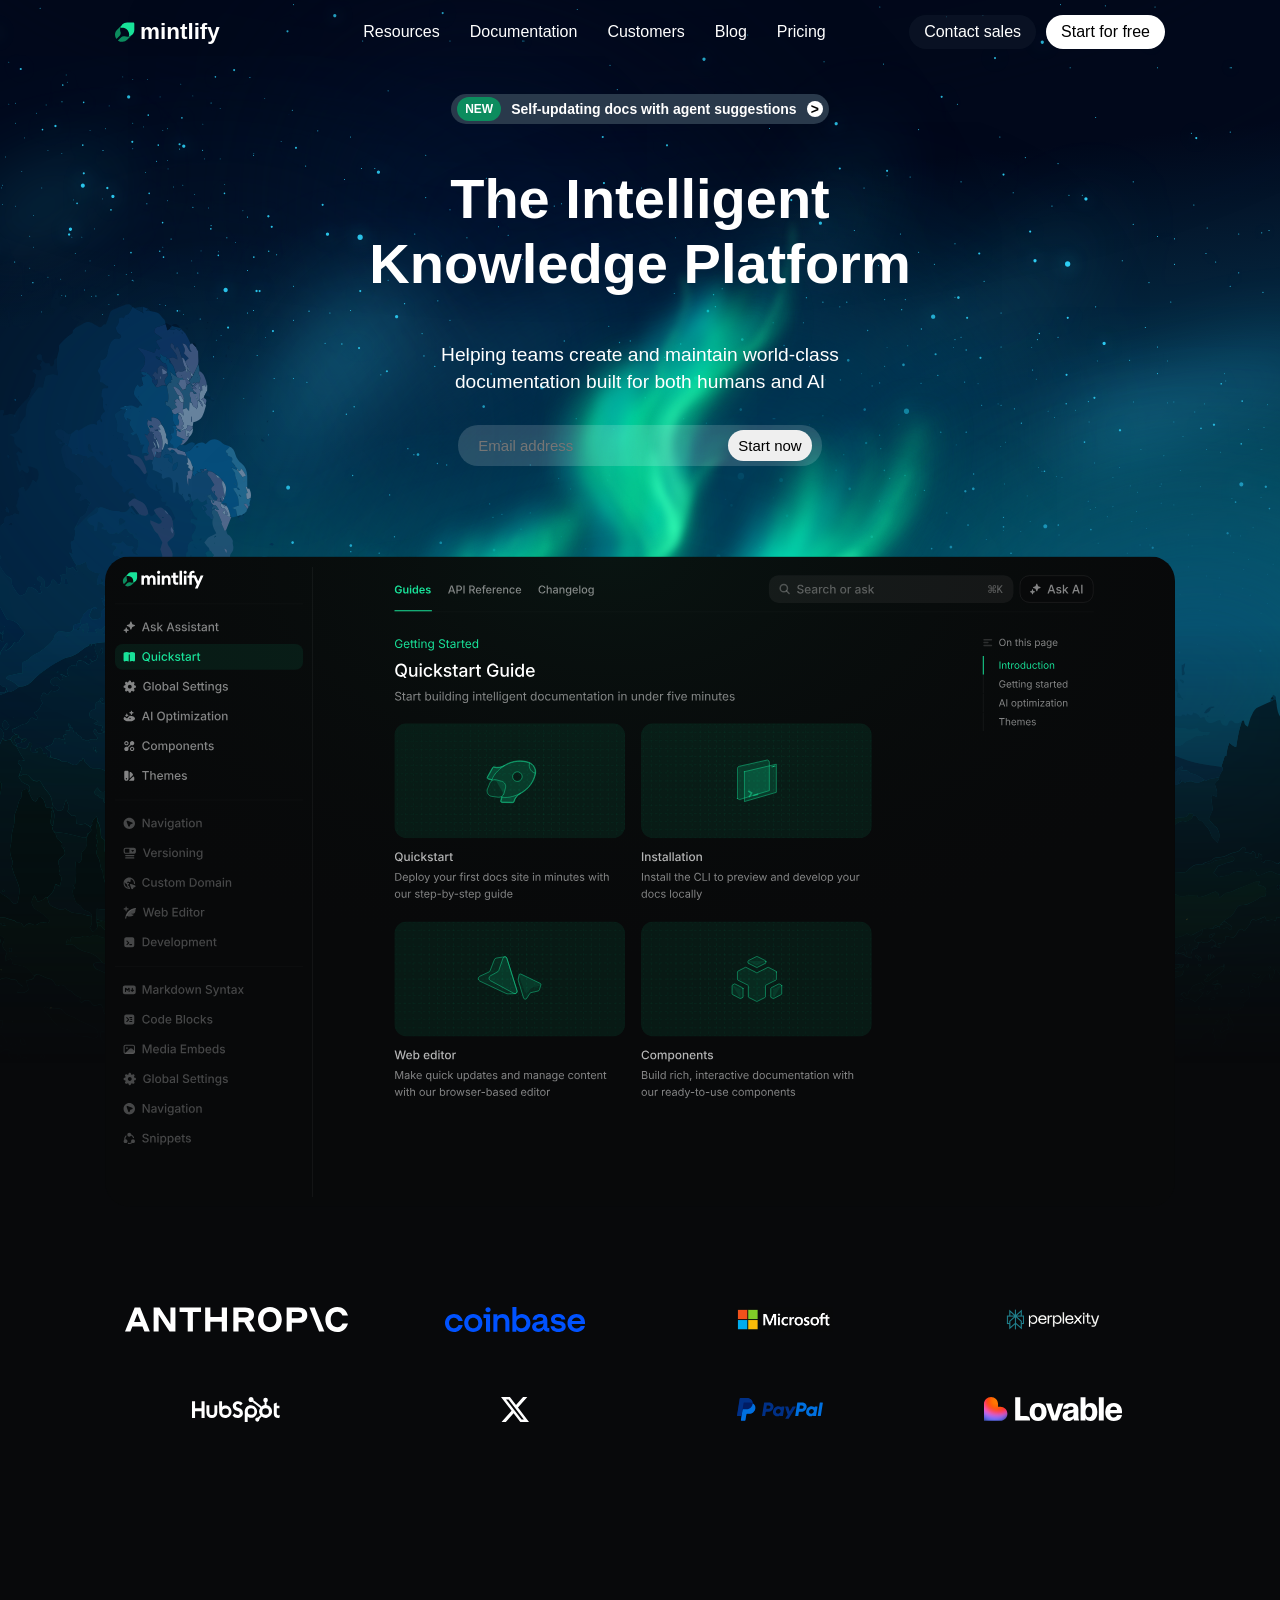
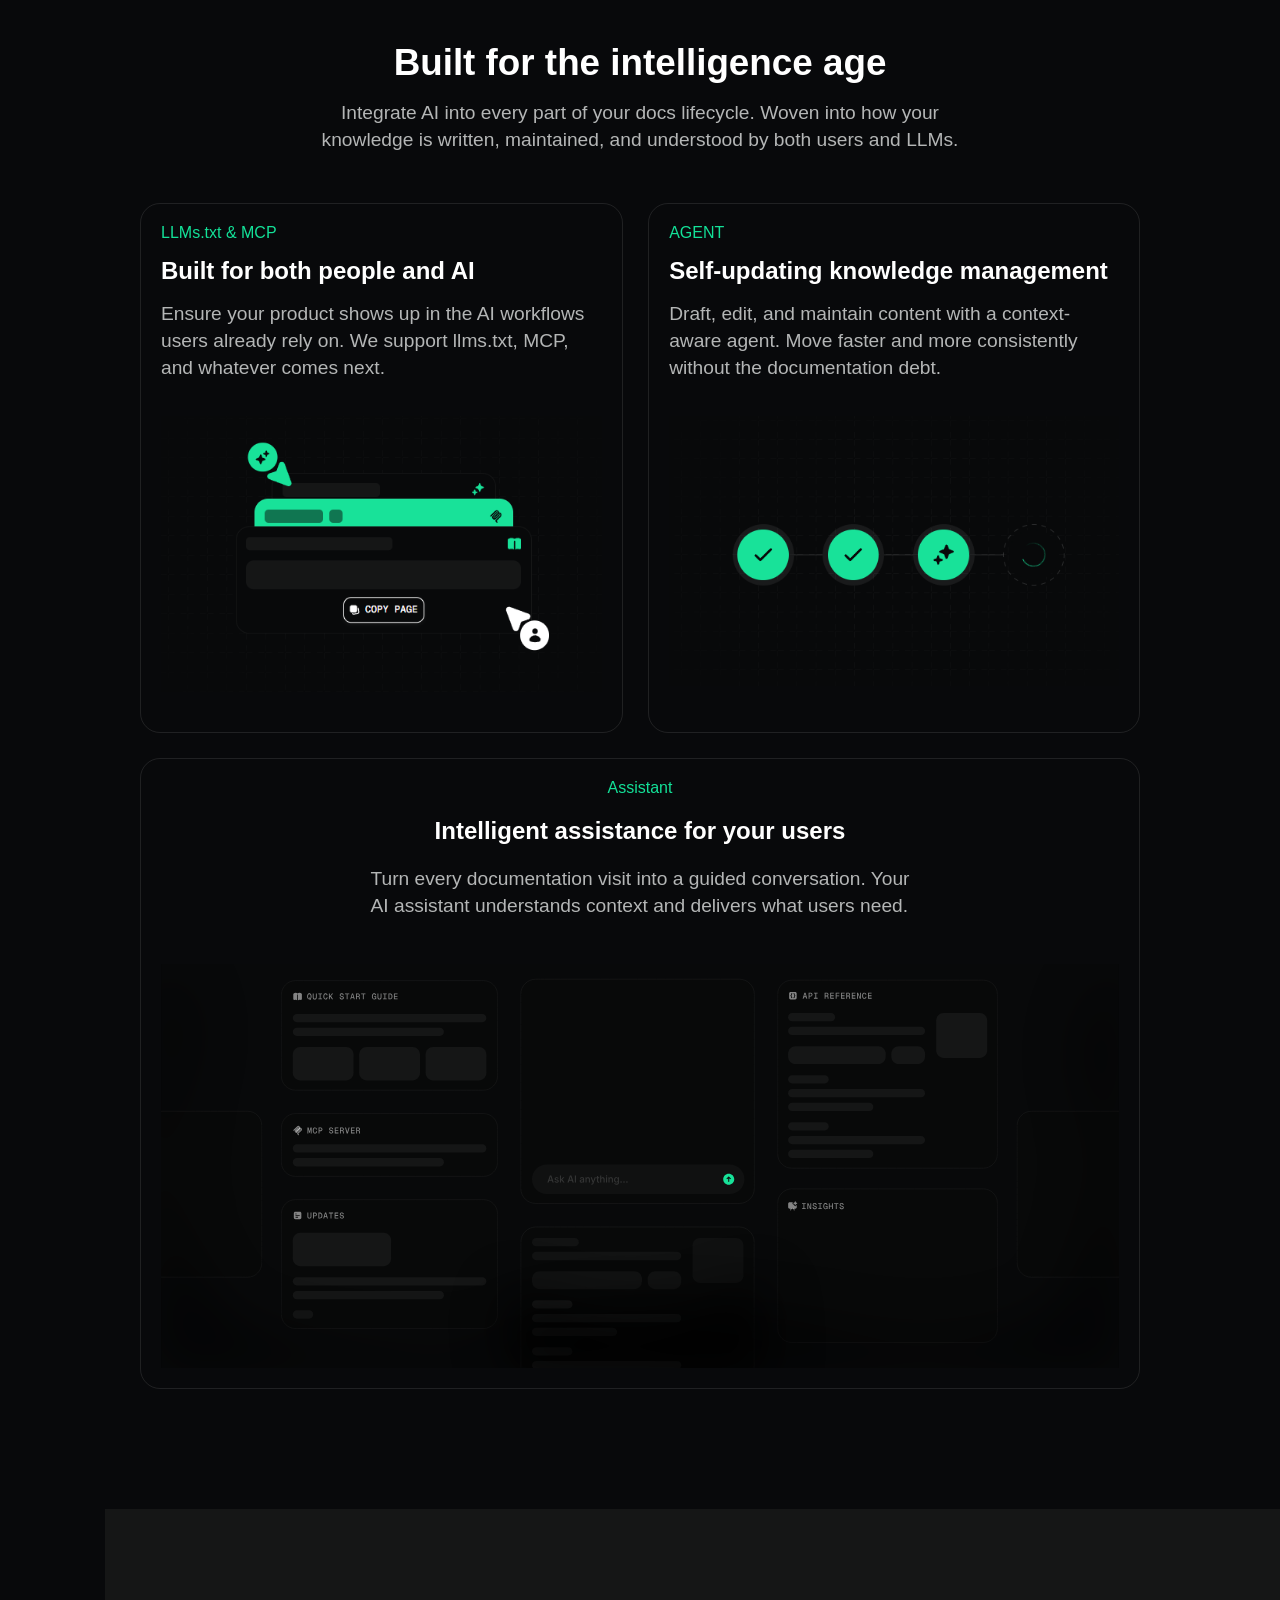
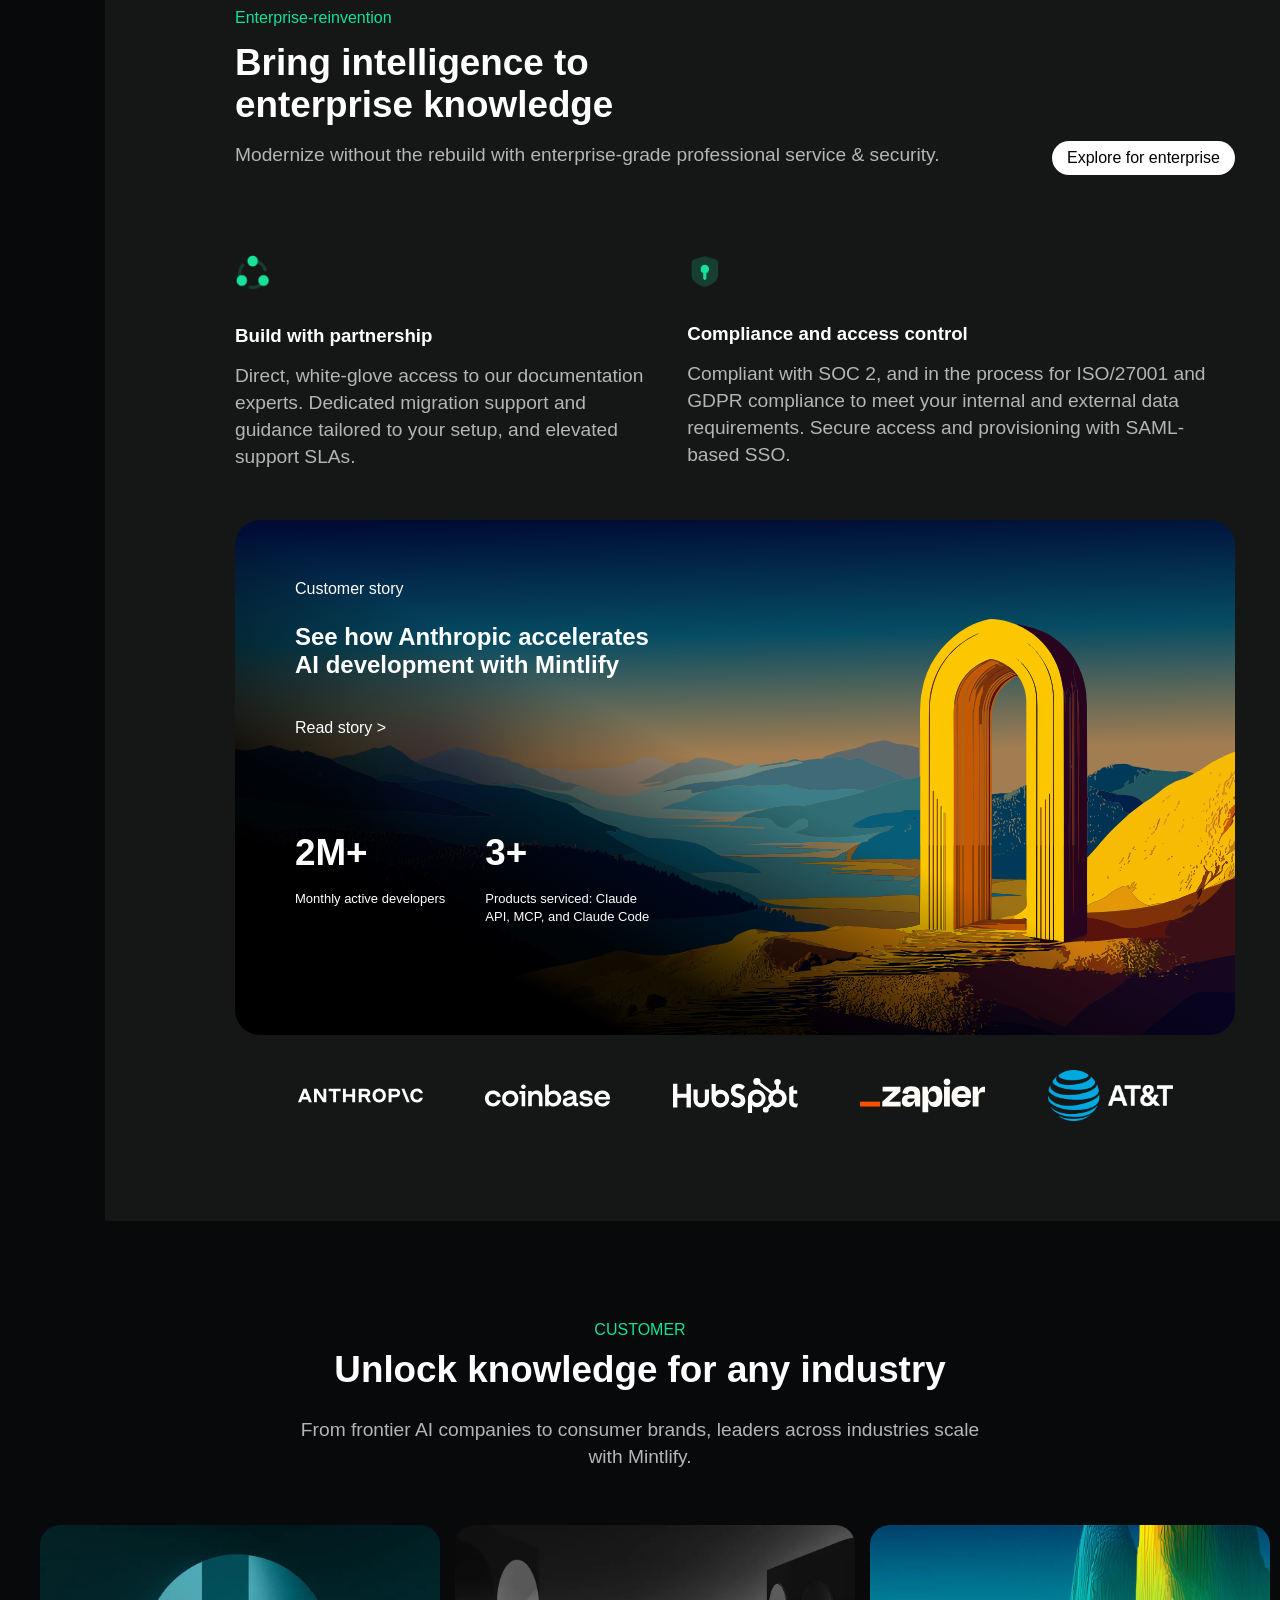
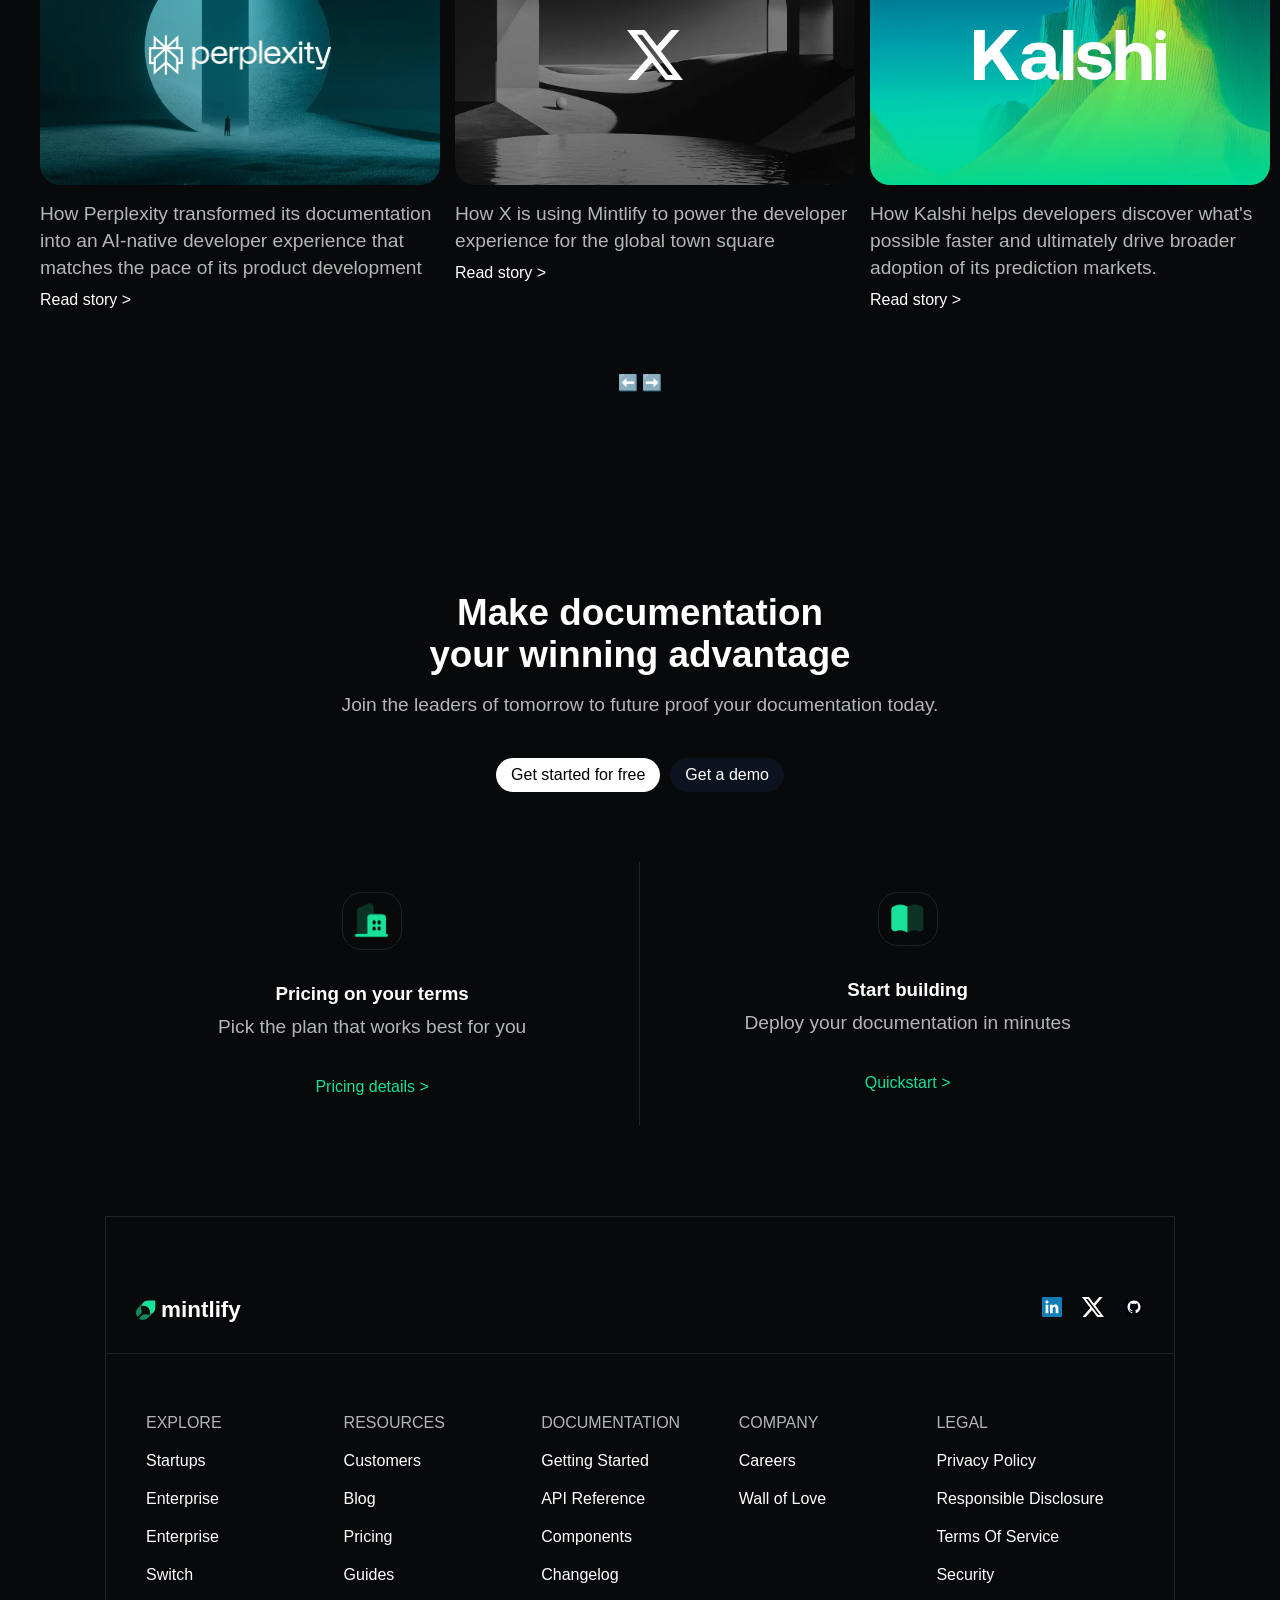
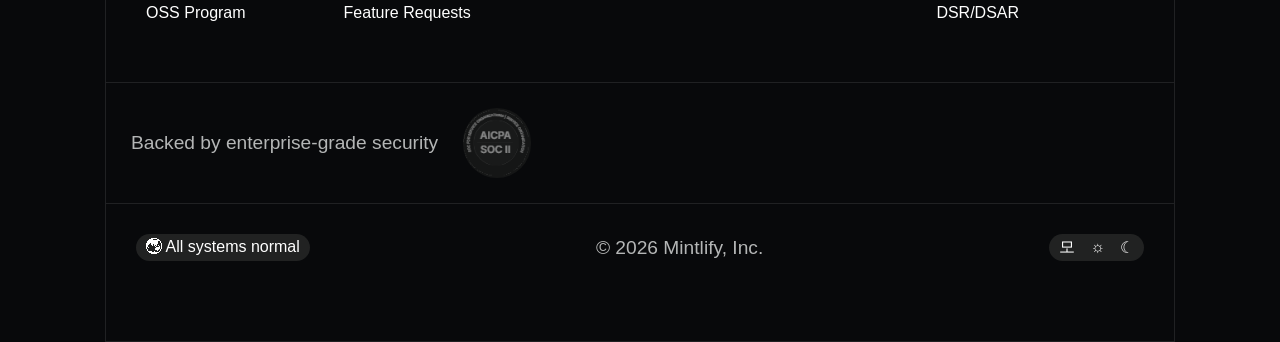
<file: index.html>
<!DOCTYPE html>
<html lang="en">

<head>
    <meta charset="UTF-8" />
    <meta name="viewport" content="width=device-width, initial-scale=1.0" />
    <meta name="description"
        content="Mintlify-inspired AI coding assistant landing page for faster and smarter development.">
    <meta name="author" content="Shubham Kumar">
    <link rel="icon" type="image/x-icon" href="/assets/mintlify-icon.svg">
    <title>Documentation Website - Mintlify</title>
    <link rel="stylesheet" href="style.css" />
</head>

<body>
    <!-- ================= Header Section Start ================= -->
    <header>
        <a href="/" class="logo">
            <img class="icon" src="/assets/mintlify-icon.svg" alt="Mintlify App Icon" />
            <h3>mintlify</h3>
        </a>
        <nav>
            <ul>
                <li><a href="#">Resources</a></li>
                <li><a href="#">Documentation</a></li>
                <li><a href="#">Customers</a></li>
                <li><a href="#">Blog</a></li>
                <li><a href="#">Pricing</a></li>
            </ul>
        </nav>
        <div class="cta">
            <a href="#" class="btn-secondary">Contact sales</a>
            <a href="#" class="btn-primary">Start for free</a>
        </div>
    </header>
    <main>
        <div id="background"></div>
        <!-- ================= Hero Section Start ================= -->
        <section class="hero">
            <a href="#" class="docs-link">
                <span id="new">NEW</span>
                Self-updating docs with agent suggestions
                <span id="arrow">></span>
            </a>
            <h1>The Intelligent <br> Knowledge Platform</h1>
            <p>Helping teams create and maintain world-class <br> documentation built for both humans and AI</p>
            <form id="email">
                <input type="email" placeholder="Email address">
                <button>Start now</button>
            </form>
            <img src="/assets/hero-image-dark.svg" alt="">
        </section>

        <!-- ================= Partners Section Start ================= -->
        <section class="partners">
            <div><img src="/assets/anthropiclogo.svg" alt=""></div>
            <div><img src="/assets/coinbase.svg" alt=""></div>
            <div><img src="/assets/Microsoft.png" alt=""></div>
            <div><img src="/assets/Primary w. Off-White@2x.png""></div>
            <div><img src=" /assets/hubspotlogo.svg" alt=""></div>
            <div><img src="/assets/xlogo.svg" alt=""></div>
            <div><img src="/assets/paypal.svg" alt=""></div>
            <div><img src="/assets/Lovable.svg" alt=""></div>
        </section>

        <!-- ================= Intelligence Section Start ================= -->
        <section class="intelligence">
            <h1>Built for the intelligence age</h1>
            <p class="info">Integrate AI into every part of your docs lifecycle. Woven into how your <br> knowledge is
                written, maintained, and understood by both users and LLMs.</p>
            <div class="cards">
                <div>
                    <label for="">LLMs.txt & MCP</label>
                    <h2>Built for both people and AI</h2>
                    <p>Ensure your product shows up in the AI workflows users already rely on. We support llms.txt, MCP,
                        and whatever comes next.</p>
                    <img src="/assets/LLMs.txt & MCP.png" alt="">
                </div>
                <div>
                    <label for="">AGENT</label>
                    <h2>Self-updating knowledge management</h2>
                    <p>Draft, edit, and maintain content with a context-aware agent. Move faster and more consistently
                        without the documentation debt.</p>
                    <img src="/assets/agent.png" alt="">
                </div>
            </div>
        </section>

        <!-- ================= Assistant Section Start ================= -->
        <section class="assistant">
            <label for="">Assistant</label>
            <h2>Intelligent assistance for your users</h2>
            <p>Turn every documentation visit into a guided conversation. Your <br> AI assistant understands context and
                delivers what users need.</p>
            <img src="/assets/Assistant.svg" alt="">
        </section>

        <!-- ================= Enterprise-reinvention Section Start ================= -->
        <section class="enterprise">
            <div class="main">
                <label for="">Enterprise-reinvention</label>
                <h1>Bring intelligence to <br> enterprise knowledge</h1>
                <div class="cta">
                    <p>Modernize without the rebuild with enterprise-grade professional service & security.</p>
                    <a class="btn-primary" href="">Explore for enterprise</a>
                </div>
                <div class="cards">
                    <div>
                        <img src="/assets/icon3.png" alt="">
                        <h3>Build with partnership</h3>
                        <p>Direct, white-glove access to our documentation experts. Dedicated migration support and
                            guidance tailored to your setup, and elevated support SLAs.</p>
                    </div>
                    <div>
                        <img src="/assets/icon4.png" alt="">
                        <h3>Compliance and access control</h3>
                        <p>Compliant with SOC 2, and in the process for ISO/27001 and GDPR compliance to meet your
                            internal and external data requirements. Secure access and provisioning with SAML-based SSO.
                        </p>
                    </div>
                </div>
                <div class="story">
                    <label for="" style="color: #ffffff;">Customer story</label>
                    <h2>See how Anthropic accelerates <br> AI development with Mintlify</h2>
                    <a href="#">Read story ></a>
                    <div class="cards">
                        <div>
                            <h1>2M+</h1>
                            <span>Monthly active developers</span>
                        </div>
                        <div>
                            <h1>3+</h1>
                            <span>Products serviced: Claude <br> API, MCP, and Claude Code</span>
                        </div>
                    </div>
                </div>
                <div class="brands">
                    <img src="/assets/anthropiclogo.svg" alt="">
                    <img src="/assets/coinbasewhite.svg" alt="">
                    <img src="/assets/hubspotlogo.svg" alt="">
                    <img src="/assets/Zapier.svg" alt="">
                    <img src="/assets/ATT-Logo-PNG-Pic.png" alt="">
                </div>
            </div>
        </section>

        <!-- ================= customers Section Start ================= -->
        <section class="customers">
            <label for="">CUSTOMER</label>
            <h1>Unlock knowledge for any industry</h1>
            <p class="subject">From frontier AI companies to consumer brands, leaders across industries scale <br> with
                Mintlify.</p>
            <div class="cards">
                <div class="card">
                    <div class="image">
                        <img class="cover" src="/assets/perplexity.webp" alt="">
                        <img class="icon" src="/assets/perplexityWhite.png" alt="">
                    </div>
                    <p>How Perplexity transformed its documentation into an AI-native developer experience that matches
                        the pace of its product development</p>
                    <a href="">Read story ></a>
                </div>
                <div class="card">
                    <div class="image">
                        <img class="cover" src="/assets/x.webp" alt="">
                        <img class="icon" src="/assets/xlogo.svg" alt="">
                    </div>
                    <p>How X is using Mintlify to power the developer experience for the global town square</p>
                    <a href="">Read story ></a>
                </div>
                <div class="card">
                    <div class="image">
                        <img class="cover" src="/assets/kalshi.webp" alt="">
                        <img class="icon" src="/assets/Kalshi.svg" alt="">
                    </div>
                    <p>How Kalshi helps developers discover what's possible faster and ultimately drive broader adoption
                        of its prediction markets.</p>
                    <a href="">Read story ></a>
                </div>
                <div class="card">
                    <div class="image">
                        <img class="cover" src="/assets/cognition.webp" alt="">
                        <img class="icon" src="/assets/cognition.png" alt="">
                    </div>
                    <p>How Cognition scaled their documentation to mirror their product ethos</p>
                    <a href="">Read story ></a>
                </div>
                <div class="card">
                    <div class="image">
                        <img class="cover" src="/assets/togetherai.webp" alt="">
                        <img class="icon" src="/assets/together-brand-color.png" alt="">
                    </div>
                    <p>How Together AI scaled their documentation into a developer experience that mirrors their own
                        ethos</p>
                    <a href="">Read story ></a>
                </div>
                <div class="card">
                    <div class="image">
                        <img class="cover" src="/assets/laravel.webp" alt="">
                        <img class="icon" src="/assets/laravel.avif" alt="">
                    </div>
                    <p>How Laravel scaled world-class documentation across 10+ products</p>
                    <a href="">Read story ></a>
                </div>
                <div class="card">
                    <div class="image">
                        <img class="cover" src="/assets/replit.webp" alt="">
                        <img class="icon" src="/assets/replit-original-wordmark.png" alt="">
                    </div>
                    <p>Learn how Replit uses Mintlify to turn documentation into a fast, collaborative, and accessible
                        workflow that scales beyond engineers while staying fully version controlled.</p>
                    <a href="">Read story ></a>
                </div>
                <div class="card">
                    <div class="image">
                        <img class="cover" src="/assets/glean.webp" alt="">
                        <img class="icon" src="/assets/glean.svg" alt="">
                    </div>
                    <p>How Glean unified its scattered documentation from Google Docs to Zendesk to custom markdown into
                        a single branded hub where enterprise customers self-serve answers and developers ship faster.
                    </p>
                    <a href="">Read story ></a>
                </div>
                <div class="card">
                    <div class="image">
                        <img class="cover" src="/assets/lovable.webp" alt="">
                        <img class="icon" src="/assets/Lovable.svg" alt="">
                    </div>
                    <p>How Lovable scaled their onboarding and support with Mintlify's AI-native documentation</p>
                    <a href="">Read story ></a>
                </div>
                <div class="card">
                    <div class="image">
                        <img class="cover" src="/assets/vercel.webp" alt="">
                        <img class="icon" src="/assets/vercel.svg" alt="">
                    </div>
                    <p>How Vercel scaled their API reference collection with Mintlify to meet the needs of their growing
                        developer community</p>
                    <a href="">Read story ></a>
                </div>
                <div class="card">
                    <div class="image">
                        <img class="cover" src="/assets/fidelity.webp" alt="">
                        <img class="icon" src="/assets/fidelity.svg" alt="">
                    </div>
                    <p>Read more about how Fidelity meets enterprise-level documentation needs with Mintlify</p>
                    <a href="">Read story ></a>
                </div>
                <div class="card">
                    <div class="image">
                        <img class="cover" src="/assets/anaconda.webp" alt="">
                        <img class="icon" src="/assets/Anaconda-removebg-preview.png" alt="">
                    </div>
                    <p>Anaconda freed its engineers from maintaining custom documentation infrastructure to focus on
                        what matters: helping 50 million data scientists build better models faster.</p>
                    <a href="">Read story ></a>
                </div>
                <div class="card">
                    <div class="image">
                        <img class="cover" src="/assets/loops-cover.webp" alt="">
                        <img class="icon" src="/assets/LoopAi_Blackversion-1-1080x675-removebg-preview.png" alt="">
                    </div>
                    <p>How the Loops engineering team keeps documentation accurate, discoverable, and integrated into
                        their workflow with Mintlify.</p>
                    <a href="">Read story ></a>
                </div>
            </div>
            <div>⬅️ ➡️</div>
        </section>

        <!-- ================= documentation Section Start ================= -->
        <section class="documentation">
            <h1>Make documentation <br> your winning advantage</h1>
            <p>Join the leaders of tomorrow to future proof your documentation today.</p>
            <div class="cta">
                <a class="btn-primary" href="">Get started for free</a>
                <a class="btn-secondary" href="">Get a demo</a>
            </div>
            <div class="cards">
                <div style="border-right:1px solid #79797938;">
                    <div class="icon">
                        <img src="/assets/icon1.png" alt="">
                    </div>
                    <h3>Pricing on your terms</h3>
                    <p>Pick the plan that works best for you</p>
                    <label for="">Pricing details ></label>
                </div>
                <div>
                    <div class="icon">
                        <img src="/assets/icon2.png" alt="">
                    </div>
                    <h3>Start building</h3>
                    <p>Deploy your documentation in minutes</p>
                    <label for="">Quickstart ></label>
                </div>
            </div>
        </section>
    </main>

    <!-- ================= Footer Section Start ================= -->
    <footer>
        <div class="footer-top">
            <a href="#" class="logo">
                <img class="icon" src="/assets/mintlify-icon.svg" alt="Mintlify App Icon" />
                <h3>mintlify</h3>
            </a>
            <div class="social-media">
                <a href="#"><img src="/assets/linkedin.svg" alt=""></a>
                <a href="#"><img src="/assets/xlogo.svg" alt=""></a>
                <a href="#"><img src="/assets/github.svg" alt=""></a>
            </div>
        </div>
        <div class="footer-container">
            <nav>
                <label for="">EXPLORE</label>
                <ul>
                    <li><a href="#">Startups</a></li>
                    <li><a href="#">Enterprise</a></li>
                    <li><a href="#">Enterprise</a></li>
                    <li><a href="#">Switch</a></li>
                    <li><a href="#">OSS Program</a></li>
                </ul>
            </nav>
            <nav>
                <label for="">RESOURCES</label>
                <ul>
                    <li><a href="#">Customers</a></li>
                    <li><a href="#">Blog</a></li>
                    <li><a href="#">Pricing</a></li>
                    <li><a href="#">Guides</a></li>
                    <li><a href="#">Feature Requests</a></li>
                </ul>
            </nav>
            <nav>
                <label for="">DOCUMENTATION</label>
                <ul>
                    <li><a href="#">Getting Started</a></li>
                    <li><a href="#">API Reference</a></li>
                    <li><a href="#">Components</a></li>
                    <li><a href="#">Changelog</a></li>
                </ul>
            </nav>
            <nav>
                <label for="">COMPANY</label>
                <ul>
                    <li><a href="#">Careers</a></li>
                    <li><a href="#">Wall of Love</a></li>
                </ul>
            </nav>
            <nav>
                <label for="">LEGAL</label>
                <ul>
                    <li><a href="#">Privacy Policy</a></li>
                    <li><a href="#">Responsible Disclosure</a></li>
                    <li><a href="#">Terms Of Service</a></li>
                    <li><a href="#">Security</a></li>
                    <li><a href="#">DSR/DSAR</a></li>
                </ul>
            </nav>
        </div>
        <div class="footer-security-bottom">
            <p>Backed by enterprise-grade security</p>
            <img src="/assets/security-icon.png" alt="">
        </div>
        <div class="footer-bottom">
            <label>🌏︎ All systems normal</label>
            <p>© 2026 Mintlify, Inc.</p>
            <div class="footer-options">
                <label>
                    <span>모</span>
                    <span>☼</span>
                    <span>☾</span>
                </label>
            </div>
        </div>
    </footer>
</body>

</html>
</file>
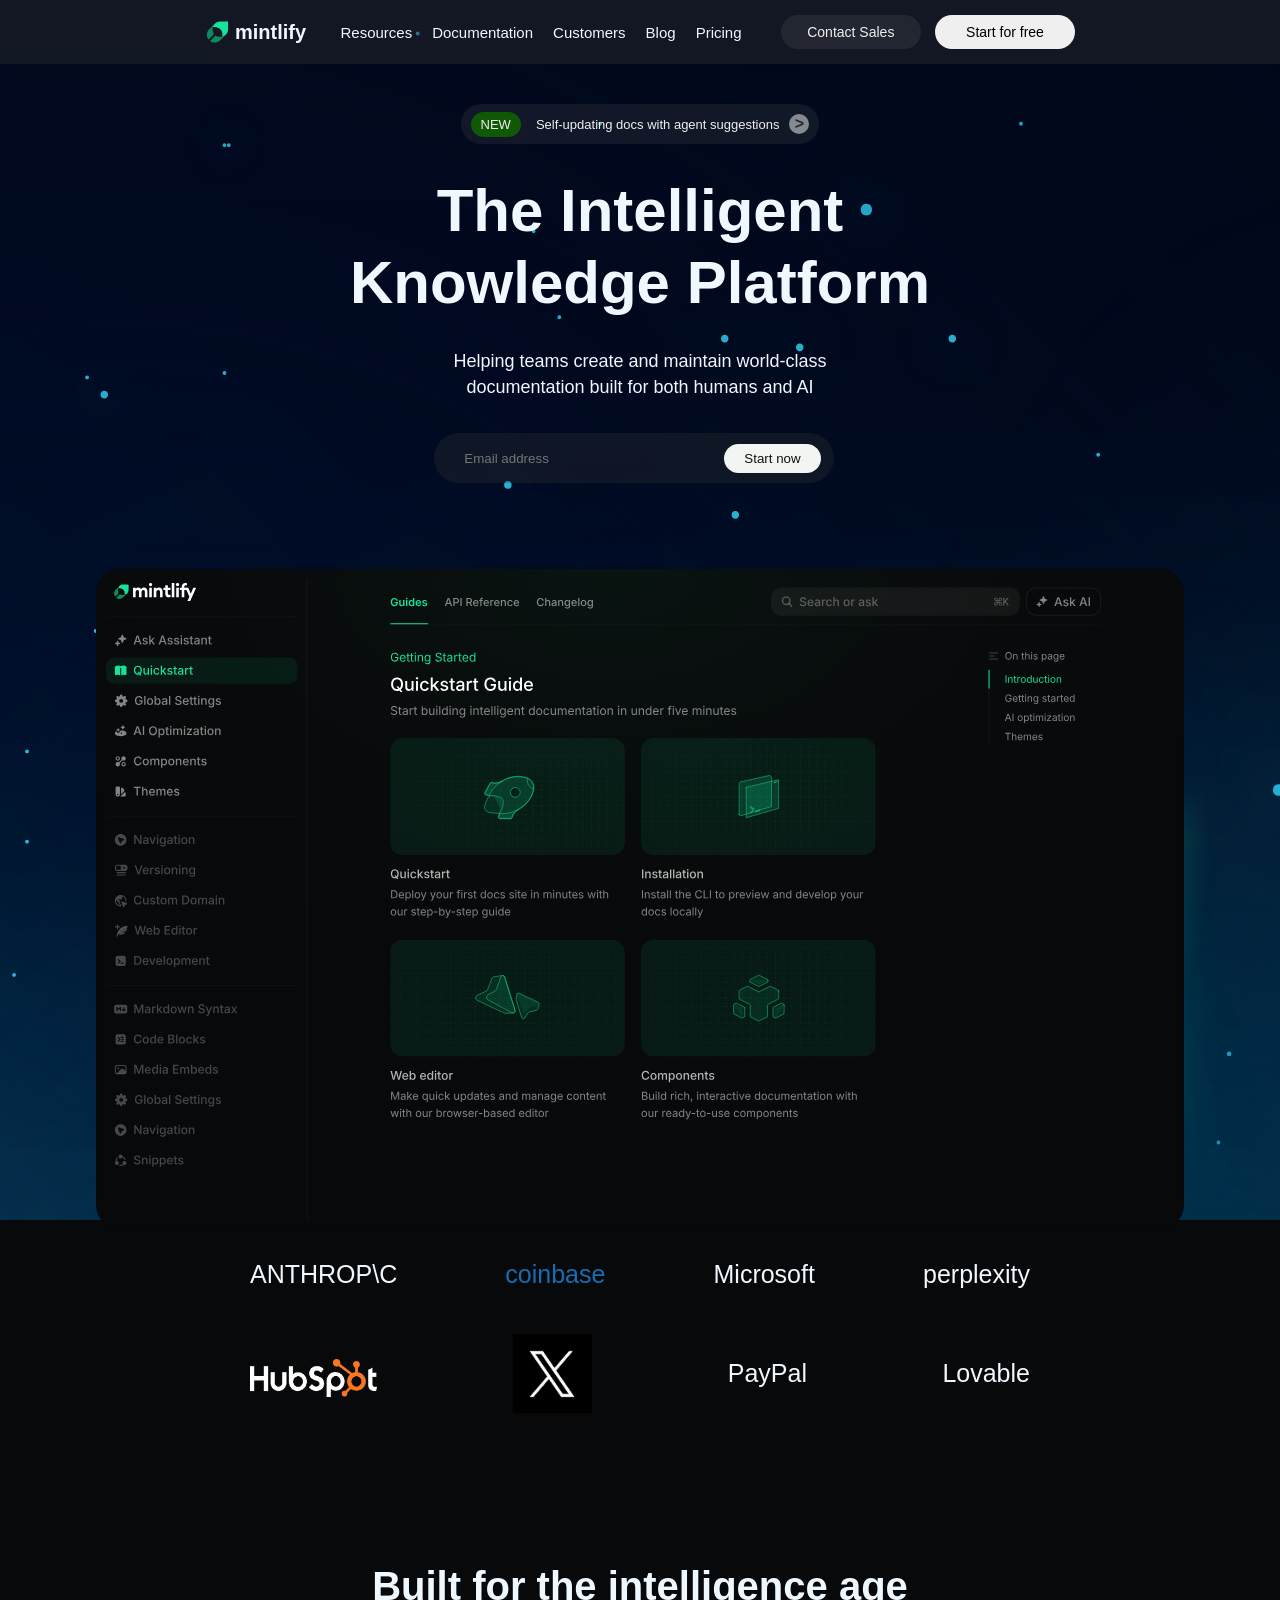
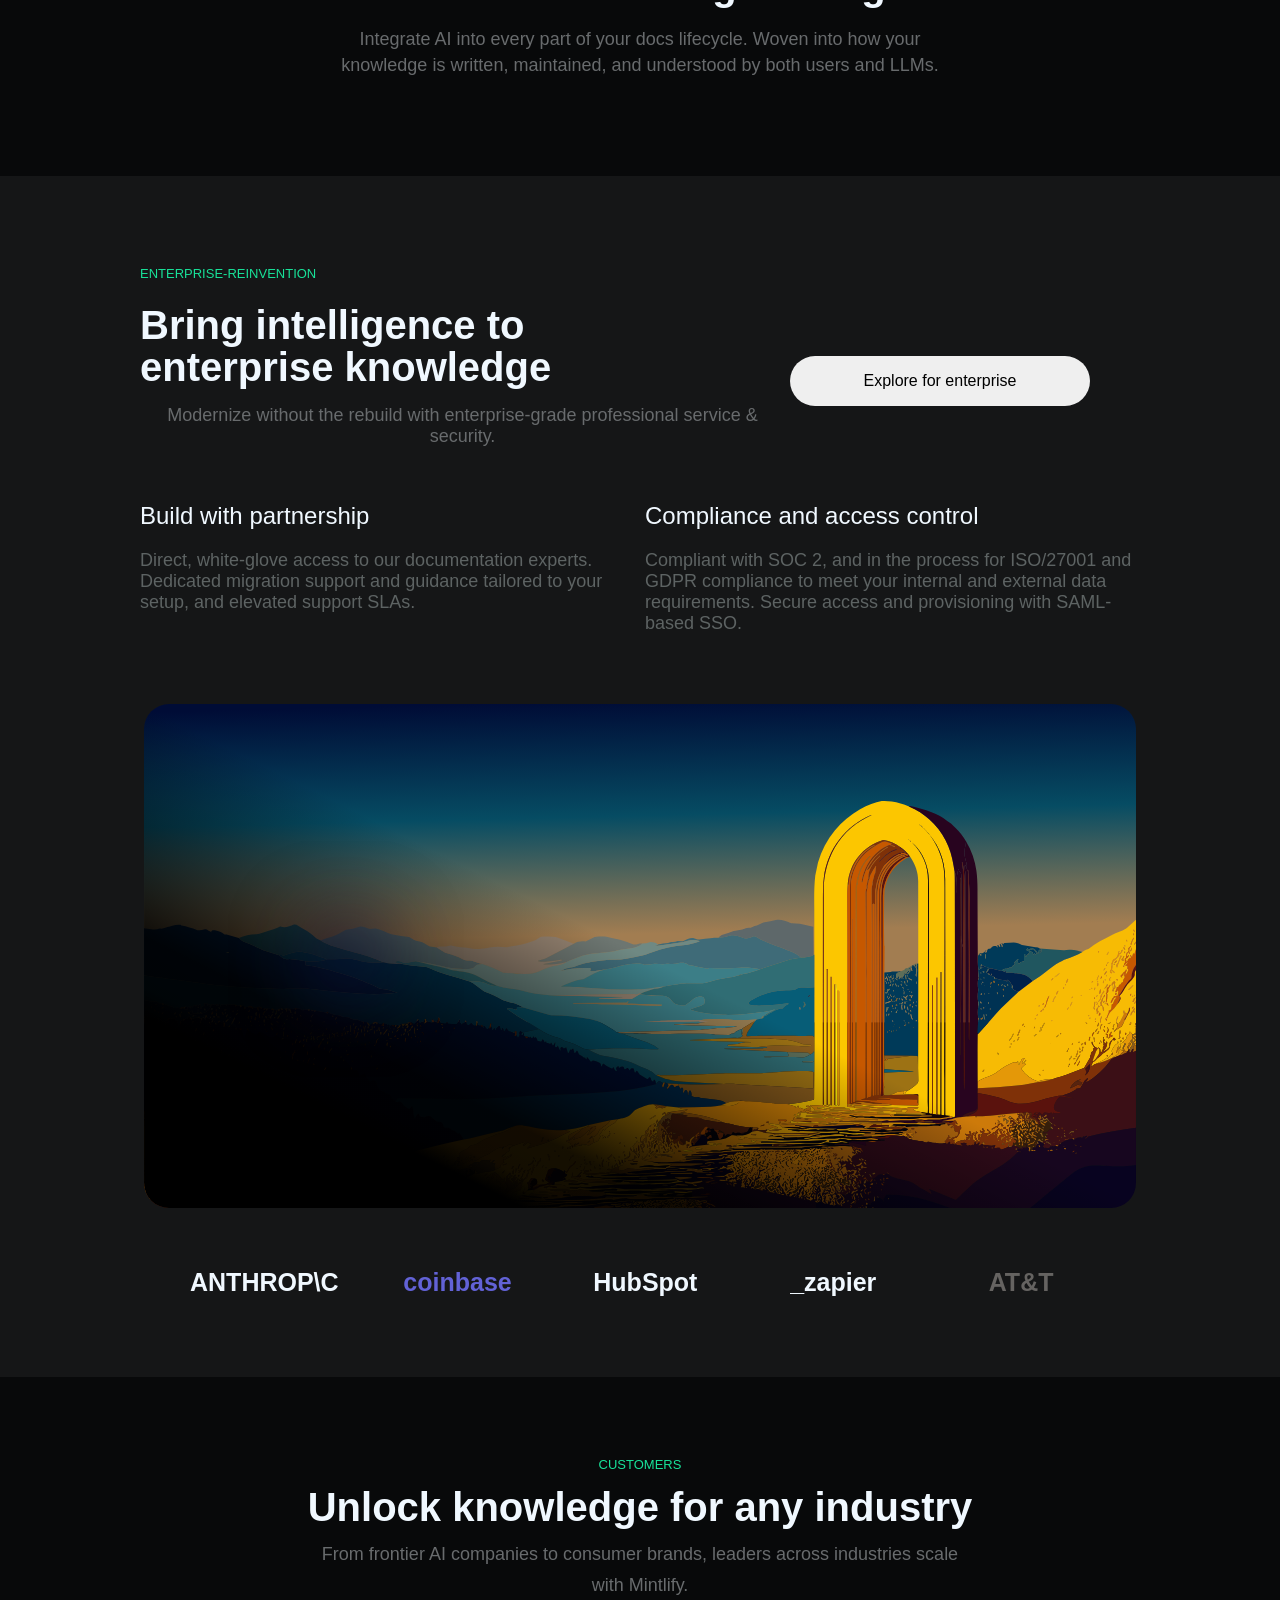
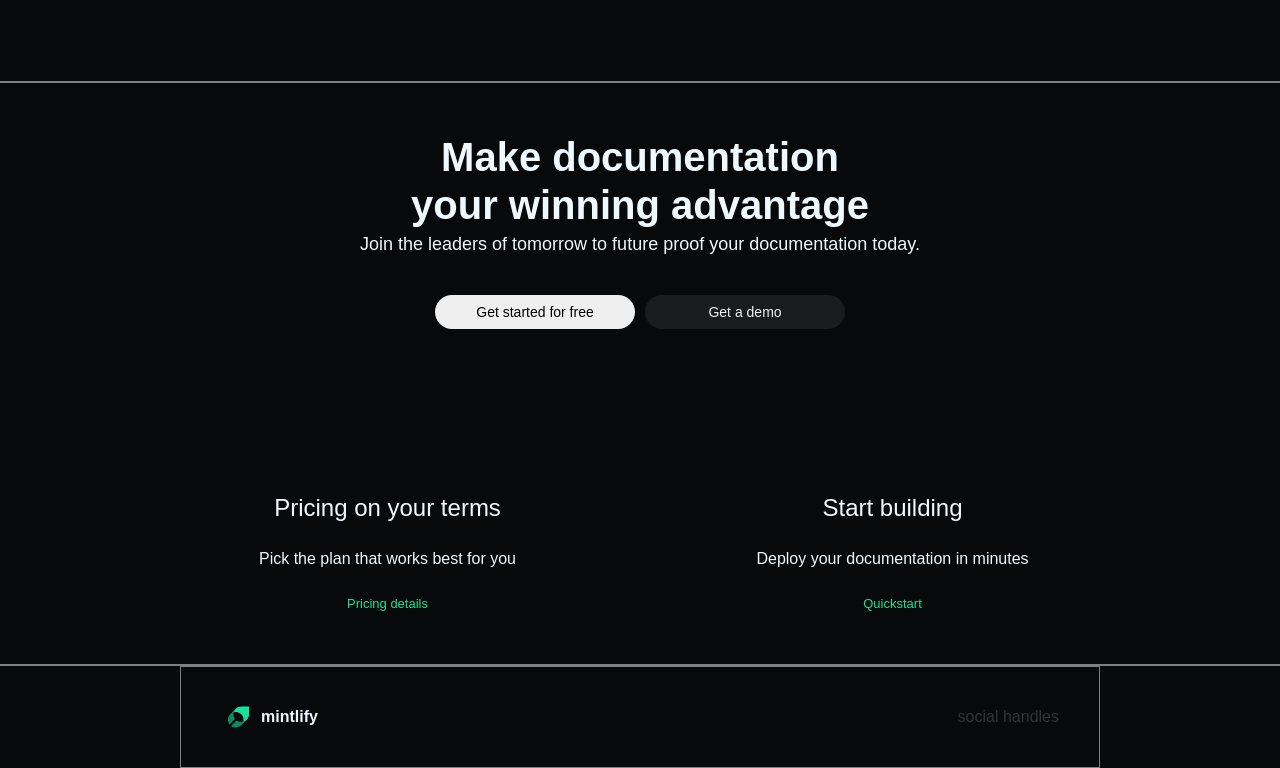
<file: mint.html>
<!DOCTYPE html>
<html lang="en">

<head>
    <meta charset="UTF-8">
    <meta name="viewport" content="width=device-width, initial-scale=1.0">
    <title>mintify</title>
    <link rel="stylesheet" href="mint.css">
</head>
<style>
    .container {

        display: grid;
        grid-template-columns: 1fr 1fr;
        gap: 10px;
        padding: 10px;
        margin: 40px 130px;
    }

    .anthropy {
        display: flex;
        justify-content: center;
        margin: 20px;

    }

    .wrap {
        color: aliceblue;
        display: grid;
        grid-template-columns: 1fr 1fr 1fr 1fr 1fr;
        padding: 15px;
        margin: 5px 150px;

        align-content: center;
    }

    .apps {
        cursor: pointer;
        display: flex;
        justify-content: center;
        font-size: 25px;
        font-weight: bold;
        padding: 25px;
        margin-bottom: 40px;
    }

    .titties {
        margin: 30px;
        display: flex;
        justify-content: center;
        align-items: center;
        align-content: center;

    }
</style>

<body>

    <div class="page">
        <nav>
            <div style="display: flex; align-items: center; cursor: pointer; ;">
                <img src="655e018062de96b18e72dec7_mintlify.3e5350dd.svg" alt="mintify"
                    style="width: 35px; height: 40px;">
                <span class="mylogo" style="font-weight: bold;">mintlify</span>


            </div>
            <div class="pp"
                style=" display: flex; justify-content: space-between; align-items: center; gap: 15px;cursor: pointer; gap: 20px;">
                <p>Resources</p>
                <p>Documentation</p>
                <p>Customers</p>
                <p>Blog</p>
                <p>Pricing</p>
            </div>
            <div>
                <button class="button button1">Contact Sales</button>
                <button class="button button2">Start for free</button>
            </div>
        </nav>


        <header>
            <div style="display: flex; justify-content: center; align-items: center;">
                <a href="#" class="button mainbutton"
                    style="display: flex; justify-content:space-between; align-items: center;">
                    <span class="newbutton">NEW</span>
                    <span class="pp">Self-updating docs with agent suggestions</span>
                    <span class="arrow"> > </span>
                </a>
            </div>
            <div>
                <span class="text1" style="text-align: center;">The Intelligent </span> <br>
                <span class="text1" style="text-align: center;">Knowledge Platform</span>
            </div>
            <br>
            <br>
            <div>
                <span class="text2">Helping teams create and maintain world-class</span>
                <span class="text2">documentation built for both humans and AI</span>
            </div>
            <div style="display: flex; justify-content: center; align-items: center; margin: 35px;" class="inputbutton">
                <input class="textwrapper" type="text" placeholder="Email address">
                <button class="insideinput" type="submit">Start now</button>
            </div>
            <div style="display: flex; justify-content: center; margin-top: 85px;">
                <img class="image1" src="hero-image-dark.svg" alt="hero-image-dark" style="width: 85%;">
            </div>
            <div class="icons"
                style="display: flex; justify-content: space-between; margin-top: 20px; padding: 40px 250px; font-size: 25px; gap: 20px; background-color: lab(2.42579% -.165291 -.470081) ; margin-top: -10px;">
                <div>ANTHROP\C</div>
                <div style="color: rgb(23, 109, 179);">coinbase</div>
                <div>Microsoft </div>
                <div>perplexity</div>
            </div>
            <div class="icons"
                style="display: flex; justify-content: space-between; margin-top: 20px; padding: 40px 250px; font-size: 25px; gap: 20px; background-color: lab(2.42579% -.165291 -.470081) ; margin-top: -10px;">
                <span><img src="59-598264_twitter-logo-transparent-instagram-logo-twitter-logo-hubspot.png"
                        style="width: 127px; height: 38px;"></span>
                <span style="margin-top: -25px;"><img style="width: 80px; height:auto;"
                        src="new-2023-twitter-logo-x-icon-design_1017-45418.avif" alt="twitter"></span>
                <span> PayPal</span>
                <span>Lovable</span>
            </div>
        </header>
        <main style="background-color:lab(2.42579% -.165291 -.470081);">
            <br>
            <br>
            <br>
            <br>
            <br>
            <br>
            <div class="text1 tt">Built for the intelligence age</div>
            <div class="pp text2 text3" style="margin-top: 25px;">Integrate AI into every part of your docs lifecycle.
                Woven into how your </div>
            <div class="pp text2 text3">knowledge is written, maintained, and understood by both users and LLMs.</div>
            <div class=" body1"> <!-- body1 start -->
                <div class="flex">
                    <div style="margin-top: 90px; padding-left: 140px;" class="1">
                        <div style="font-size: small; color: lab(79.9844% -59.6292 22.5096); margin-bottom: 20px; ">
                            ENTERPRISE-REINVENTION </div>
                        <div style="line-height: 1.2;" class="text1 tt flex">Bring intelligence to</div>
                        <div class="text1 tt flex" style="margin-bottom: 20px; "> enterprise knowledge </div>
                        <div class="pp text2 text3">Modernize without the rebuild with enterprise-grade professional
                            service & security. </div>
                    </div>
                    <div class="2">
                        <button class="button button2 ezplore">Explore for enterprise</button>
                    </div>
                </div>
                <div class="container">
                    <div style="font-size: 24px; color: aliceblue;" class="item">Build with partnership
                        <div style="font-size: 18px ; color: rgb(93, 99, 99); margin-top: 20px; margin-bottom: 20px;">
                            Direct, white-glove access to our documentation experts. Dedicated migration support and
                            guidance tailored to your setup, and elevated support SLAs.</div>
                    </div>
                    <div style="font-size: 24px; color: aliceblue;" class="item">Compliance and access control
                        <div style="font-size: 18px ; color: rgb(93, 99, 99); margin-top: 20px; margin-bottom: 20px;">
                            Compliant with SOC 2, and in the process for ISO/27001 and GDPR compliance to meet your
                            internal and external data requirements. Secure access and provisioning with SAML-based SSO.
                        </div>
                    </div>
                </div>
                <div class="anthropy"><img src="anthropic.svg" alt="anthropy" style=" width: 80%; border-radius: 25px;">
                </div>
                <div class="wrap">
                    <div class="apps">ANTHROP\C</div>
                    <div class="apps" style="color: rgb(98, 98, 214);">coinbase</div>
                    <div class="apps">HubSpot</div>
                    <div class="apps">_zapier</div>
                    <div class="apps" style="color: rgb(101, 99, 97);">AT&T</div>
                </div>

            </div> <!-- body1 end -->
            <div class="flex3" style="margin: 80px;">
                <div style="font-size: small; color: lab(79.9844% -59.6292 22.5096); margin-bottom: 3px; ">CUSTOMERS
                </div>
                <div style="line-height: 1.6;" class="text1 tt">Unlock knowledge for any industry</div>
                <div class="pp text2 text3">From frontier AI companies to consumer brands, leaders across industries
                    scale </div>
                <div class="pp text2 text3">with Mintlify.</div>

            </div>
            <hr style="margin-bottom: 50px; color: rgb(54, 46, 46); border: 1px solid grey;">
            <div style="line-height: 1.2;" class="text1 tt">Make documentation</div>
            <div style="line-height: 1.2;" class="text1 tt">your winning advantage</div>
            <div class="text2">Join the leaders of tomorrow to future proof your documentation today.</div>
            <div style="display: flex; justify-content: center; align-items: center; margin: 35px;" class="inputbutton">
                <button style="width: 200px;" class="button button2">Get started for free</button>
                <button style="width: 200px;" class="button button1">Get a demo</button>
            </div>
            <div class="container" style="margin-top: 150px;">
                <div class="center"
                    style="font-size: 24px; color: aliceblue; font-family: 'Franklin Gothic Medium', 'Arial Narrow', Arial, sans-serif;"
                    class="item"><span>Pricing on your terms</span><br>
                    <span class="center" style="font-size: medium;">Pick the plan that works best for you</span>
                    <br>
                    <span class="center"
                        style="font-size: small; color: lab(79.9844% -59.6292 22.5096); margin-bottom: 3px; ">
                        Pricing details
                    </span>
                </div>
                <div class="center"
                    style="font-size: 24px; color: aliceblue; font-family: 'Franklin Gothic Medium', 'Arial Narrow', Arial, sans-serif; "
                    class="item"><span>Start building</span><br>
                    <span class="center" style="font-size: medium;">Deploy your documentation in minutes</span><br>
                    <span class="center"
                        style="font-size: small; color: lab(79.9844% -59.6292 22.5096); margin-bottom: 3px; ">
                        Quickstart
                    </span>
                </div>

            </div>

        </main>
    </div>

    <footer>
        <hr style="margin-bottom: 0px; color: rgb(54, 46, 46); border: 1px solid grey;">
        <div class="fot1" style="padding: 10px 20px; margin: 0px 180px; border: 1px solid grey;">
            <div class="leg"> <img src="655e018062de96b18e72dec7_mintlify.3e5350dd.svg" alt="mintify"
                    style="width: 35px; height: 40px;">
                <div class="center" style="color: aliceblue ; font-weight: bold;  ">mintlify</div>
            </div>
            <div class="leg">social handles</div>
        </div>

    </footer>
</body>

</html>
</file>
<file: style.css>
* {
  margin: 0;
  padding: 0;
  box-sizing: border-box;
}
body {
  background-color: #08090b;
  color: #ffffff;
  font-family: Arial, Helvetica, sans-serif;
  max-width: 1100px;
  margin: auto;
  padding: 0 15px;
}
header {
  display: flex;
  justify-content: space-between;
  align-items: center;
  gap: 7px;
  position: sticky;
  top: 0;
  padding: 15px 10px;
  z-index: 1000;
  font-weight: 500;
}
a {
  color: #ffffff;
  text-decoration: none;
}
ul {
  list-style-type: none;
  display: flex;
  gap: 30px;
}
h1 {
  text-align: center;
  font-size: 2.3rem;
  margin-bottom: 15px;
}
p {
  color: #b4b6b6;
  font-size: 1.2rem;
  line-height: 27px;
}
label {
  color: #13e198;
  font-weight: 500;
}
.logo {
  display: flex;
  align-items: center;
  gap: 5px;
  font-size: larger;
  margin-right: 60px;
}
.logo .icon {
  height: 20px;
}
.cta {
  display: flex;
  gap: 10px;
}
.btn-primary {
  border-radius: 30px;
  padding: 8px 15px;
  background-color: #ffffff;
  color: #000000;
}
.btn-secondary {
  border-radius: 30px;
  padding: 8px 15px;
  background-color: #0f1829a4;
  color: #ffffff;
}
#background {
  background-image: url(/assets/bg-dark.svg);
  background-size: cover;
  background-position: center center;
  position: absolute;
  top: 0;
  left: 0;
  width: 100%;
  height: 120vh;
  z-index: -1;
}
.hero {
  display: flex;
  flex-direction: column;
  align-items: center;
  gap: 30px;
  padding: 30px 0;
}
.hero .docs-link {
  padding: 3px 6px;
  background-color: #29394b;
  display: flex;
  gap: 10px;
  align-items: center;
  border-radius: 20px;
  font-weight: 600;
  font-size: 14px;
  margin-bottom: 12px;
}
.hero .docs-link #new {
  background-color: #0c8c5e;
  padding: 5px 8px;
  border-radius: 50px;
  font-size: 12px;
}
.docs-link #arrow {
  background-color: #ffffff;
  color: #000000;
  border-radius: 50%;
  padding: 0 4px;
}
.hero h1 {
  font-size: 3.5rem;
  text-align: center;
}
.hero p {
  color: #ffffff;
  text-align: center;
}
.hero #email {
  padding: 5px 10px;
  background-color: #ffffff26;
  display: flex;
  gap: 10px;
  align-items: center;
  border-radius: 20px;
  margin-bottom: 60px;
}
.hero #email input,
.hero #email button {
  border: none;
  padding: 7px 10px;
  border-radius: 20px;
  font-weight: 500;
  font-size: 15px;
}
.hero #email input {
  background-color: transparent;
  outline: none;
  color: #ffffff;
  width: 250px;
}
.hero img {
  border-radius: 25px;
  width: 100%;
}
.partners {
  display: grid;
  grid-template-columns: repeat(4, 1fr);
  gap: 25px;
  margin: 50px 0 200px 0;
}
.partners div {
  display: grid;
  grid-template-columns: repeat(4, 1fr);
  padding: 20px;
}
.partners div {
  display: flex;
  align-items: center;
  justify-content: center;
}
.partners div img {
  height: 25px;
}
.intelligence .info {
  text-align: center;
}
.intelligence .cards {
  display: flex;
  gap: 25px;
  margin: 50px auto 25px auto;
  max-width: 1000px;
}
.intelligence .cards div {
  border: 1px solid #79797938;
  border-radius: 20px;
  padding: 20px;
  display: flex;
  flex-direction: column;
  gap: 15px;
}
.intelligence .cards div img {
  width: 100%;
  margin: 20px auto;
}
.assistant {
  border: 1px solid #79797938;
  border-radius: 20px;
  max-width: 1000px;
  padding: 20px;
  margin: auto;
  display: flex;
  flex-direction: column;
  gap: 20px;
  align-items: center;
  justify-content: center;
}
.assistant img {
  width: 100%;
  margin-top: 25px;
}
.enterprise {
  display: flex;
  flex-direction: column;
  align-items: center;
  justify-self: center;
  width: calc(100vw - 20px);
  background-color: #151616;
  margin-top: 120px;
  padding: 100px 10px 100px 10px;
}
.main {
  max-width: 1000px;
  width: 100%;
}
.enterprise .main h1 {
  text-align: start;
  margin-top: 15px;
}
.enterprise .main .cta {
  justify-content: space-between;
}
.enterprise .main .cards {
  display: flex;
  gap: 20px;
  margin: 80px auto 50px auto;
}
.enterprise .main .cards img {
  width: 35px;
  margin-bottom: 30px;
}
.enterprise .main .cards h3 {
  margin-bottom: 15px;
}
.enterprise .main .story {
  background-image: url(/assets/anthropic.svg);
  background-size: cover;
  border-radius: 25px;
  padding: 60px;
  margin-bottom: 35px;
}
.enterprise .main .story h2 {
  margin: 25px 0 40px 0;
}
.enterprise .main .story .cards {
  display: flex;
  gap: 40px;
}
.enterprise .main .story .cards span {
  font-size: small;
}
.enterprise .main .brands {
  display: flex;
  justify-content: space-evenly;
}
.enterprise .main .brands img {
  max-width: 125px;
}
.customers {
  margin: 100px auto 200px auto;
  display: flex;
  flex-direction: column;
  align-items: center;
  gap: 10px;
}
.customers .subject {
  text-align: center;
}
.customers .cards {
  display: flex;
  gap: 15px;
  overflow: scroll;
  scrollbar-width: none;
  width: calc(100vw - 20px);
  padding: 40px 30px 0px 30px;
}
.customers .cards .card {
  display: flex;
  flex-direction: column;
  gap: 10px;
}
.customers .cards .card .image {
  position: relative;
  width: 400px;
  height: 270px;
  display: flex;
  align-items: center;
  justify-content: center;
}
.customers .cards .card .image .cover {
  position: absolute;
  border-radius: 20px;
  width: 400px;
  z-index: -1;
}
.customers .cards .card .image .icon {
  max-width: 200px;
  max-height: 50px;
}
.documentation {
  display: flex;
  flex-direction: column;
  align-items: center;
}
.documentation .cta {
  margin: 40px auto;
}
.documentation .cards {
  width: 100%;
  display: flex;
  justify-content: space-evenly;
  margin: 30px auto;
}
.documentation .cards div {
  display: flex;
  flex-direction: column;
  gap: 8px;
  align-items: center;
  width: 100%;
  padding: 30px 5px;
}
.documentation .cards div .icon {
  width: 60px;
  padding: 5px;
  border: 1px solid #79797938;
  border-radius: 20px;
  margin-bottom: 25px;
}
.documentation .cards div .icon img {
  width: 100%;
}
.documentation .cards div label {
  margin-top: 30px;
}
footer {
  border: 1px solid #79797938;
  margin-top: 60px;
}
.footer-top {
  border-bottom: 1px solid #79797938;
  display: flex;
  padding: 30px;
  margin-top: 50px;
  justify-content: space-between;
}
.footer-top .social-media {
  display: flex;
  gap: 20px;
  height: 20px;
}
.footer-top .social-media a img {
  height: 100%;
}
.footer-container {
  display: grid;
  grid-template-columns: repeat(5, 1fr);
  padding: 60px 40px;
  border-bottom: 1px solid #79797938;
}
.footer-container nav label {
  color: #b4b6b6;
}
.footer-container nav ul {
  display: flex;
  flex-direction: column;
  gap: 20px;
  margin-top: 20px;
}
.footer-security-bottom {
  border-bottom: 1px solid #79797938;
  padding: 25px;
  display: flex;
  align-items: center;
  gap: 25px;
}
.footer-security-bottom img {
  border-radius: 50px;
  height: 70px;
}
.footer-bottom {
  display: flex;
  justify-content: space-between;
  padding: 30px;
  margin-bottom: 50px;
}
.footer-bottom label {
  background-color: #212222;
  padding: 3px 10px;
  border-radius: 20px;
  color: white;
  display: flex;
  align-items: center;
  gap: 15px;
}
</file>
<file: mint.css>
* {
    padding: 0;
    margin: 0;
    box-sizing: border-box;
}

body {
    background-color: lab(2.42579% -.165291 -.470081);
    font-family: 'Arial', sans-serif;
    color: #333333;
}

.page {

    min-height: 100vh;
    background-image: url(bg-dark.svg);
    background-size: cover;
    background-position: center;
    background-repeat: repeat;

}



.mylogo {
    font-size: 20px;
}


nav {
    color: #f0f8ff;
    background-color: #33333362;
    font-size: 15px;
    display: flex;
    justify-content: space-between;
    align-items: center;
    padding: 10px 200px;
    position: sticky;
    top: 0px;

}

.button {
    cursor: pointer;
    width: 140px;
    padding: 9px;
    font-size: 14px;
    margin: 5px;
    border-radius: 25px;
    border: none;
    align-items: center;


}

.button1 {
    background-color: #87898724;
    color: #f0efef;

}

.button2:hover {
    background-color: #9ba19b;
    cursor: pointer;
}

.button1.head {
    width: auto;
    padding: 9px 25px;
    margin: 39px 0px;
}

.button1.head:hover {
    background-color: #9c9ba14e;
    cursor: pointer;
}

.mainbutton {
    font-size: small;
    background: #5d5b5b2f;
    width: auto;
    height: 40px;
    text-decoration: none;
    padding: 2px 10px;
    margin: 40px;
    color: #f0efef;
    gap: 10px;
}

.newbutton {
    background-color: #0f5804;
    border-radius: 25px;
    padding: 5px 10px;
    margin: 5px;
    margin-left: auto;
}

.arrow {
    font-size: 20px;
    font-weight: bold;
    margin-right: auto;
    opacity: 0.7;
    align-items: center;
    display: flex;
    justify-content: center;
    width: 20px;
    height: 20px;
    background-color: rgba(255, 255, 255, 0.7);
    border-radius: 50%;
    color: #333333;
    font-size: 16px;
}

.text1 {
    ;
    display: block;
    font-size: 60px;
    color: #f0f8ff;
    font: 800 60px 'Arial', sans-serif;
    line-height: 0.9;
}

.text2 {
    color: #f0f8ff;
    text-align: center;
    display: block;
    font-size: large;
    margin: 5px;
    font: 'Arial', sans-serif;
}

.textwrapper {
    height: 50px;
    background-color: #3333334e;
    color: #f0f8ff;
    border: none;
    padding: 10px;
    padding-left: 30px;
    margin-left: 75px;
    border-radius: 25px;
    width: 400px;
}


.insideinput {
    background-color: #f3f5f2;
    color: rgb(17, 17, 17);
    border: none;
    padding: 7px 20px;
    border-radius: 25px;
    margin: -110px;
    margin-right: 100px;
}

.insideinput:hover {
    cursor: pointer;
    background-color: #8d918b;
}

.image1 {
    border-radius: 25px;

}

.icons {
    color: #f0f8ff;
}

.tt {
    font-size: 40px;
    display: flex;
    justify-content: center;
}

.text3 {
    color: #686b6d;
}

.flex {
    display: flex;
    justify-content: space-between;
    align-items: center;
}

.body1 {
    margin-top: 100px;
    background-color: #151617;
}

.ezplore {
    font-size: medium;
    width: 300px;
    height: 50px;
    margin-top: 140px;
    margin-right: 190px;
}

.flex3 {
    flex-direction: column;
    display: flex;
    justify-content: center;
    align-items: center;

}

.vertical {
    border-left: 1px solid rgb(69, 65, 65);
    height: 200px;
    position: absolute;
    left: 50%;
}

.center {
    display: flex;
    justify-content: center;
    align-items: center;
    flex-direction: column;
}

.fot1 {
    display: flex;
    justify-content: space-between;
}

.leg {
    display: flex;
    justify-content: start;
    align-items: center;
    gap: 5px;
    padding: 20px;
}
</file>
